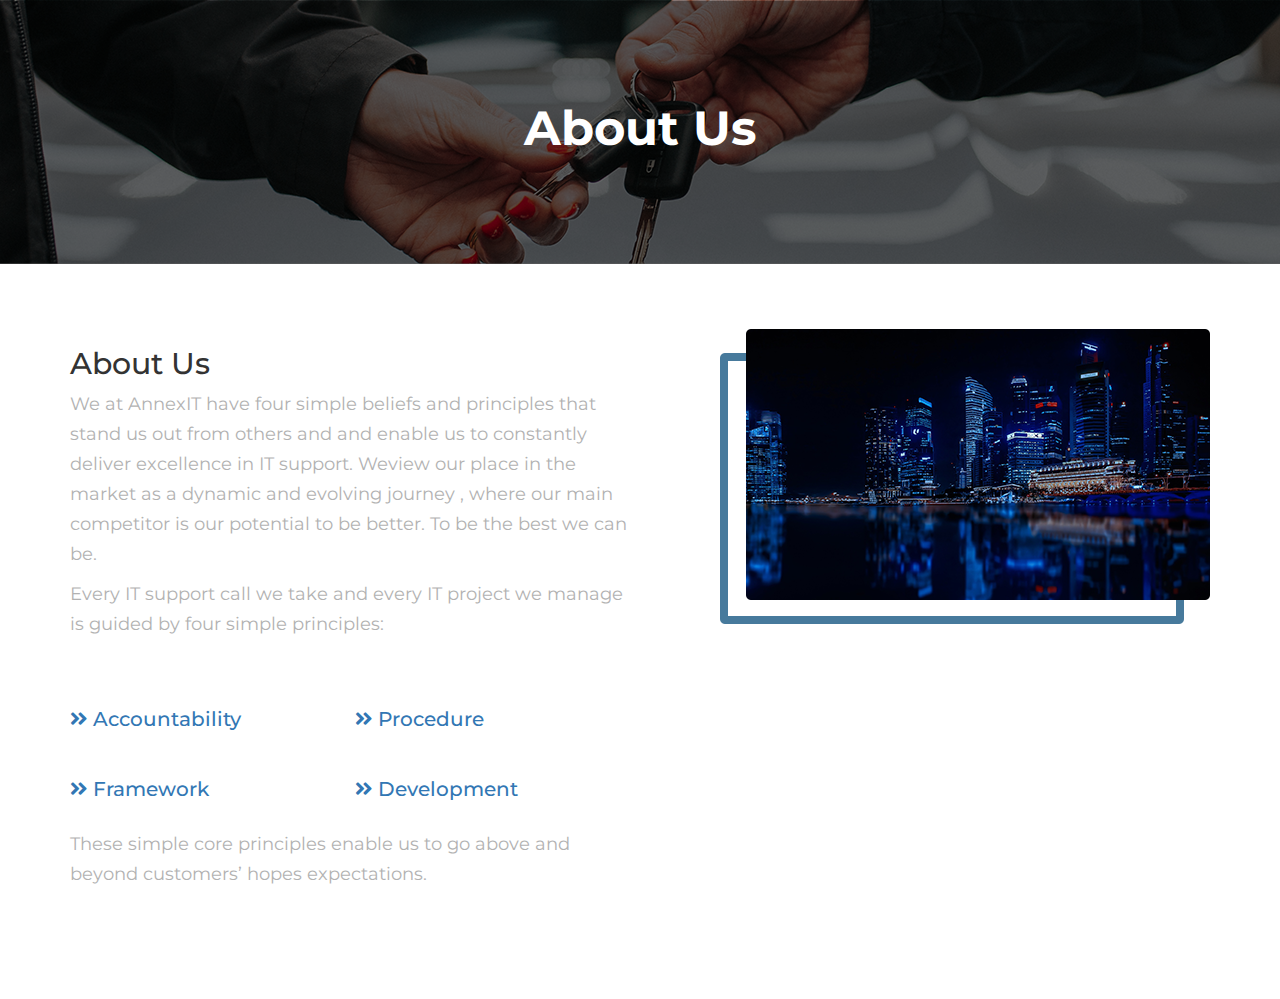
<file: about.html>
<!DOCTYPE html>
<html lang="en">
<head>
    <meta charset="UTF-8">
    <title>Annex Technology</title>
    <meta http-equiv="Content-Type" content="text/html; charset=utf-8">
    <meta http-equiv="X-UA-Compatible" content="IE=edge">
    <meta name="viewport" content="width=device-width, initial-scale=1">
</head>
<link rel="stylesheet" href="css/bootstrap.css">
<link rel="stylesheet" href="css/bootstrap-theme.css">
<link rel="stylesheet" href="css/custom-stylesheets/styles.css">
<link rel="stylesheet" href="css/custom-stylesheets/about.css">
<link rel="stylesheet" href="css/fontawesome-all.css">
<body>


<!--Main Section-->
<div class="container-fluid no-padding">
    <header class="about-us-upper">
        <div class="container">
            <h2 class="about-us-upper-heading">About Us</h2>
        </div>
    </header>
</div>

<div class="container middle-section-margin">
    <div class="col-md-6 col-lg-6 col-sm-12 col-xs-12 no-padding">
        <h3 class="about-us-middle-heading">About Us</h3>
        <p class="about-us-middle-text">
            We at AnnexIT have four simple beliefs and principles that stand us out from others and and enable us to
            constantly deliver excellence in IT support. Weview our place in the market as a dynamic and evolving
            journey , where our main competitor is our potential to be better. To be the best we can be.
        </p>
        <p class="about-us-middle-text margin-50-bottom">
            Every IT support call we take and every IT project we manage is guided by four simple principles:
        </p>

        <div class="col-md-6 col-lg-6 col-sm-12 col-xs-12 no-padding">
            <p class="about-us-principals-text">
                <span class="fas fa-angle-double-right"></span>
                <span>Accountability</span>
            </p>

            <p class="about-us-principals-text">
                <span class="fas fa-angle-double-right"></span>
                <span>Framework</span>
            </p>
        </div>

        <div class="col-md-6 col-lg-6 col-sm-12 col-xs-12 no-padding">
            <p class="about-us-principals-text">
                <span class="fas fa-angle-double-right"></span>
                <span>Procedure</span>
            </p>

            <p class="about-us-principals-text">
                <span class="fas fa-angle-double-right"></span>
                <span>Development</span>
            </p>
        </div>

        <p class="about-us-middle-text margin-50-top">
            These simple core principles enable us to go above and beyond customers’ hopes expectations.
        </p>

    </div>

    <div class="col-md-6 col-lg-6 col-sm-12 col-xs-12 no-padding">
        <img src="img/about/right-image.png" class="img-responsive image-right-section">
    </div>

</div>

<!--Main Section End-->
<section>

</section>
<footer>

</footer>

</body>
</html>
</file>
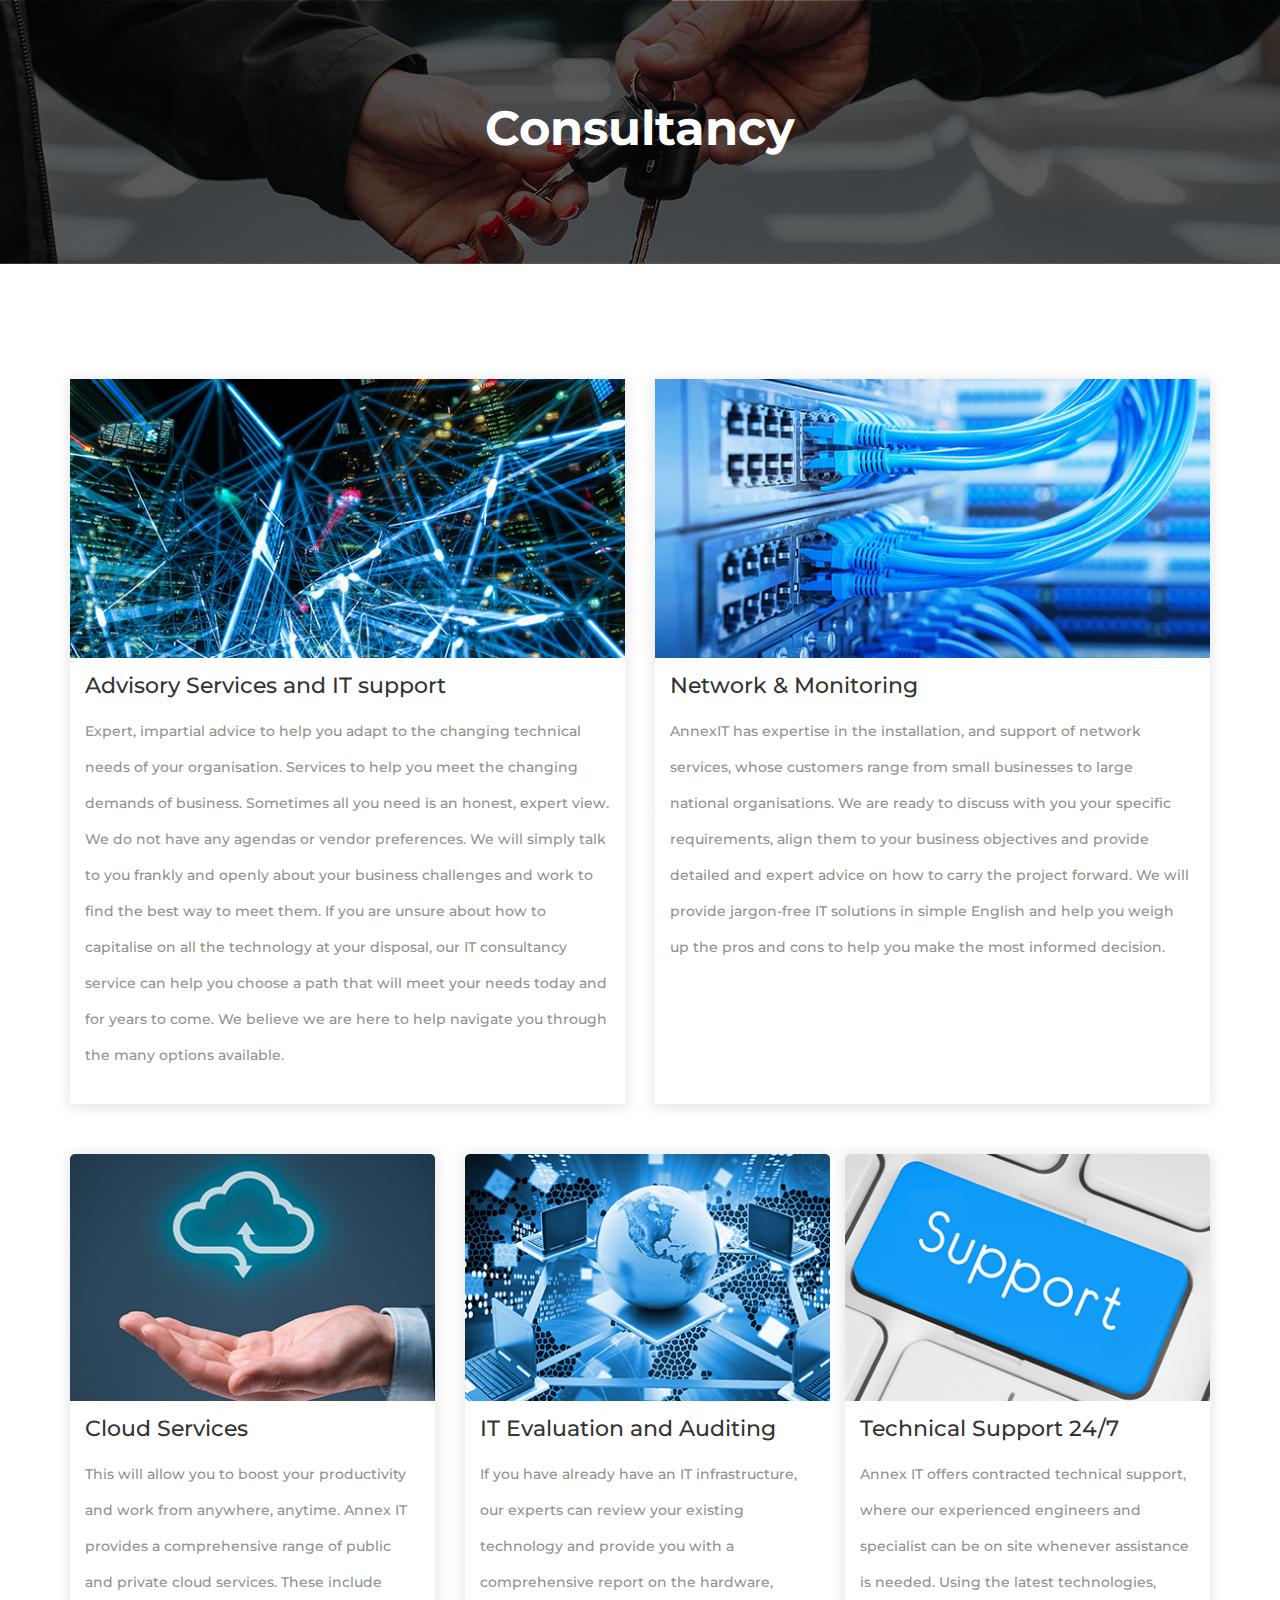
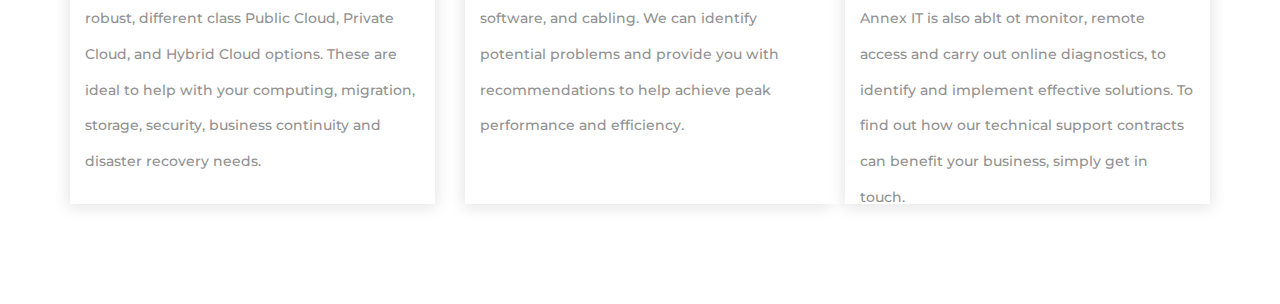
<file: consultancy.html>
<!DOCTYPE html>
<html lang="en">

<head>
    <meta charset="UTF-8">
    <title>Annex Technology</title>
    <meta http-equiv="Content-Type" content="text/html; charset=utf-8">
    <meta http-equiv="X-UA-Compatible" content="IE=edge">
    <meta name="viewport" content="width=device-width, initial-scale=1">
</head>
<link rel="stylesheet" href="css/bootstrap.css">
<link rel="stylesheet" href="css/bootstrap-theme.css">
<link rel="stylesheet" href="css/custom-stylesheets/styles.css">
<link rel="stylesheet" href="css/custom-stylesheets/consultancy.css">
<link rel="stylesheet" href="css/fontawesome-all.css">


<body class="">


<div class="container-fluid no-padding">
    <header class="consultancy-upper">
        <div class="container">
            <h2 class="consultancy-upper-heading">Consultancy</h2>
        </div>
    </header>
</div>

<div class="container middle-section-margin ">

    <div class="col-md-12 col-lg-12 col-xs-12 col-sm-12 no-padding margin-50-top">

        <div class="col-md-6 col-lg-6 col-sm-12 col-xs-12 remove-left-gutter-only consultancy-section">
            <div class="col-md-12 col-lg-12 col-xs-12 col-sm-12 mulaim-border">
                <img src="img/consultancy/image-1.png" class="img-responsive" alt="consultancy credentials">
                <h6 class="consultancy-section-heading">Advisory Services and IT support</h6>
                <p class="consultancy-section-text">Expert, impartial advice to help you adapt to the changing technical
                    needs of your organisation. Services to help you meet the changing demands of business. Sometimes
                    all you need is an honest, expert view. We do not have any agendas or vendor preferences. We will
                    simply talk to you frankly and openly about your business challenges and work to find the best way
                    to meet them. If you are unsure about how to capitalise on all the technology at your disposal, our
                    IT consultancy service can help you choose a path that will meet your needs today and for years to
                    come. We believe we are here to help navigate you through the many options available.</p>
            </div>
        </div>
        <div class="col-md-6 col-lg-6 col-sm-12 col-xs-12 remove-right-gutter-only consultancy-section">
            <div class="col-md-12 col-lg-12 col-xs-12 col-sm-12 mulaim-border">
                <img src="img/consultancy/image-2.png" class="img-responsive" alt="consultancy credentials">
                <h6 class="consultancy-section-heading">Network & Monitoring</h6>
                <p class="consultancy-section-text">AnnexIT has expertise in the installation, and support of network
                    services, whose customers range from small businesses to large national organisations. We are ready
                    to discuss with you your specific requirements, align them to your business objectives and provide
                    detailed and expert advice on how to carry the project forward. We will provide jargon-free IT
                    solutions in simple English and help you weigh up the pros and cons to help you make the most
                    informed decision.
                </p>
            </div>
        </div>

    </div>

    <div class="col-md-12 col-lg-12 col-xs-12 col-sm-12 no-padding margin-50-top">

        <div class="col-md-4 col-lg-4 col-sm-12 col-xs-12 remove-left-gutter-only consultancy-section-2">
            <div class="col-md-12 col-lg-12 col-xs-12 col-sm-12 mulaim-border">
                <img src="img/consultancy/image-3.png" class="img-responsive" alt="consultancy credentials">
                <h6 class="consultancy-section-heading">Cloud Services</h6>
                <p class="consultancy-section-text">This will allow you to boost your productivity and work from
                    anywhere, anytime. Annex IT provides a comprehensive range of public and private cloud services.
                    These include robust, different class Public Cloud, Private Cloud, and Hybrid Cloud options. These
                    are ideal to help with your computing, migration, storage, security, business continuity and
                    disaster recovery needs.</p>
            </div>
        </div>
        <div class="col-md-4 col-lg-4 col-sm-12 col-xs-12 remove-right-gutter-only consultancy-section-2">
            <div class="col-md-12 col-lg-12 col-xs-12 col-sm-12 mulaim-border">
                <img src="img/consultancy/image-4.png" class="img-responsive" alt="consultancy credentials">
                <h6 class="consultancy-section-heading">IT Evaluation and Auditing</h6>
                <p class="consultancy-section-text">If you have already have an IT infrastructure, our experts can
                    review your existing technology and provide you with a comprehensive report on the hardware,
                    software, and cabling. We can identify potential problems and provide you with recommendations to
                    help achieve peak performance and efficiency.</p>
            </div>
        </div>

        <div class="col-md-4 col-lg-4 col-sm-12 col-xs-12 remove-right-gutter-only consultancy-section-2">
            <div class="col-md-12 col-lg-12 col-xs-12 col-sm-12 mulaim-border">
                <img src="img/consultancy/image-5.png" class="img-responsive" alt="consultancy credentials">
                <h6 class="consultancy-section-heading">Technical Support 24/7</h6>
                <p class="consultancy-section-text">Annex IT offers contracted technical support, where our experienced
                    engineers and specialist can be on site whenever assistance is needed. Using the latest
                    technologies, Annex IT is also ablt ot monitor, remote access and carry out online diagnostics, to
                    identify and implement effective solutions. To find out how our technical support contracts can
                    benefit your business, simply get in touch.</p>
            </div>
        </div>

    </div>

</div>


<footer>

</footer>

<script src="js/jquery-3.3.1.min.js"></script>
<script src="js/bootstrap.js"></script>

</body>

</html>
</file>
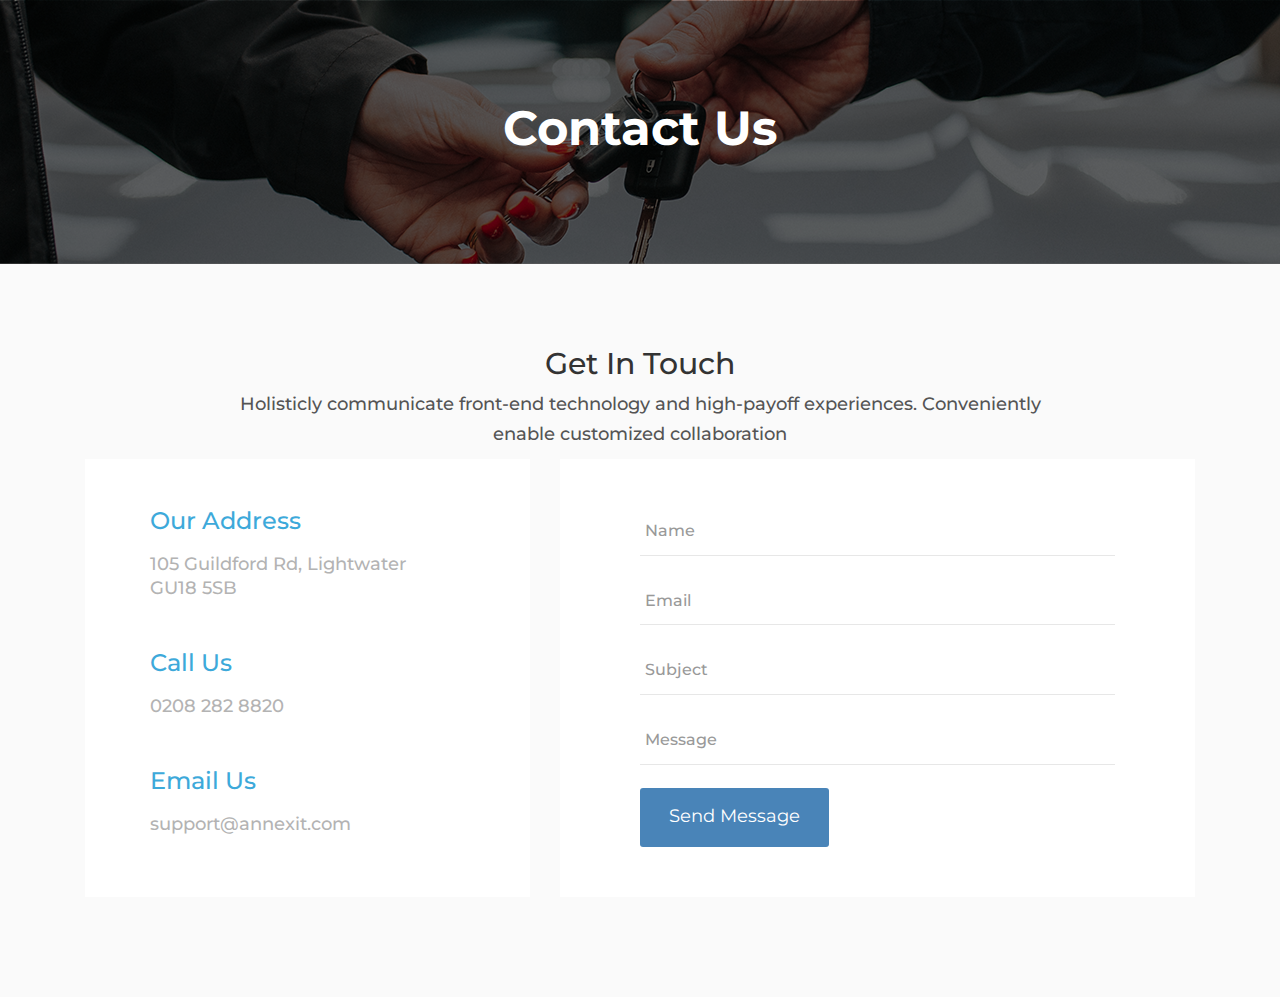
<file: contact.html>
<!DOCTYPE html>
<html lang="en">
<head>
    <meta charset="UTF-8">
    <title>Annex Technology</title>
    <meta http-equiv="Content-Type" content="text/html; charset=utf-8">
    <meta http-equiv="X-UA-Compatible" content="IE=edge">
    <meta name="viewport" content="width=device-width, initial-scale=1">
</head>
<link rel="stylesheet" href="css/bootstrap.css">
<link rel="stylesheet" href="css/bootstrap-theme.css">
<link rel="stylesheet" href="css/custom-stylesheets/styles.css">
<link rel="stylesheet" href="css/custom-stylesheets/contact.css">
<link rel="stylesheet" href="css/fontawesome-all.css">
<body class="slight-white-background">


<!--Main Section-->
<div class="container-fluid no-padding">
    <header class="contact-us-upper">
        <div class="container">
            <h2 class="contact-us-upper-heading">Contact Us</h2>
        </div>
    </header>
</div>

<div class="container middle-section-margin ">

    <div class="no-padding col-md-12 col-lg-12 col-sm-12">
        <h3 class="get-in-touch-heading">Get In Touch</h3>
        <p class="get-in-touch-heading-text">Holisticly communicate front-end technology and high-payoff experiences.
            Conveniently <br>enable customized collaboration</p>
    </div>

    <div class="col-md-12 col-lg-12 col-sm-12 col-xs-12 no-padding">

        <!--Left Section-->
        <div class="col-md-5 col-lg-5 col-xs-12 col-sm-12">
            <div class="col-md-12 col-lg-12 col-sm-12 col-xs-12 white-background left-section-padder">
                <div class="col-md-offset-1 col-lg-offset-1 col-md-10 col-lg-10 col-sm-12 col-xs-12">
                    <p class="left-section-heading-styling">
                        Our Address
                    </p>

                    <p class="left-section-heading-text margin-20-top">
                        105 Guildford Rd, Lightwater
                        <br> GU18 5SB
                    </p>

                    <p class="left-section-heading-styling margin-50-top">
                        Call Us
                    </p>

                    <p class="left-section-heading-text margin-20-top">
                        0208 282 8820
                    </p>

                    <p class="left-section-heading-styling margin-50-top">
                        Email Us
                    </p>

                    <p class="left-section-heading-text margin-20-top">
                        <a href="mailto:support@annexit.com" target="_top" class="left-section-heading-text">support@annexit.com</a>
                    </p>

                </div>
            </div>
        </div>


        <!--Right Section-->
        <div class="col-md-7 col-lg-7 col-xs-12 col-sm-12">

            <div class="col-md-12 col-lg-12 col-sm-12 col-xs-12 white-background right-section-padder">

                <div class="col-md-offset-1 col-lg-offset-1 col-md-10 col-lg-10 col-sm-12 col-xs-12">

                    <form>
                        <div class="group">
                            <input maxlength="25" type="text" class="material-styled-input" required id="name">
                            <span class="highlight"></span>
                            <span class="bar"></span>
                            <label class="material-styled-label">Name</label>
                        </div>

                        <div class="group">
                            <input type="email" class="material-styled-input" required id="email">
                            <span class="highlight"></span>
                            <span class="bar"></span>
                            <label class="material-styled-label">Email</label>
                        </div>

                        <div class="group">
                            <input maxlength="25" type="text" class="material-styled-input" required id="subject">
                            <span class="highlight"></span>
                            <span class="bar"></span>
                            <label class="material-styled-label">Subject</label>
                        </div>

                        <div class="group">
                            <input maxlength="250" type="text" class="material-styled-input" required id="message">
                            <span class="highlight"></span>
                            <span class="bar"></span>
                            <label class="material-styled-label">Message</label>
                        </div>

                        <button type="submit" class="btn-send-message">Send Message</button>
                    </form>


                </div>

            </div>
        </div>
    </div>

</div>

<!--Main Section End-->
<section>

</section>
<footer>

</footer>

</body>
</html>
</file>
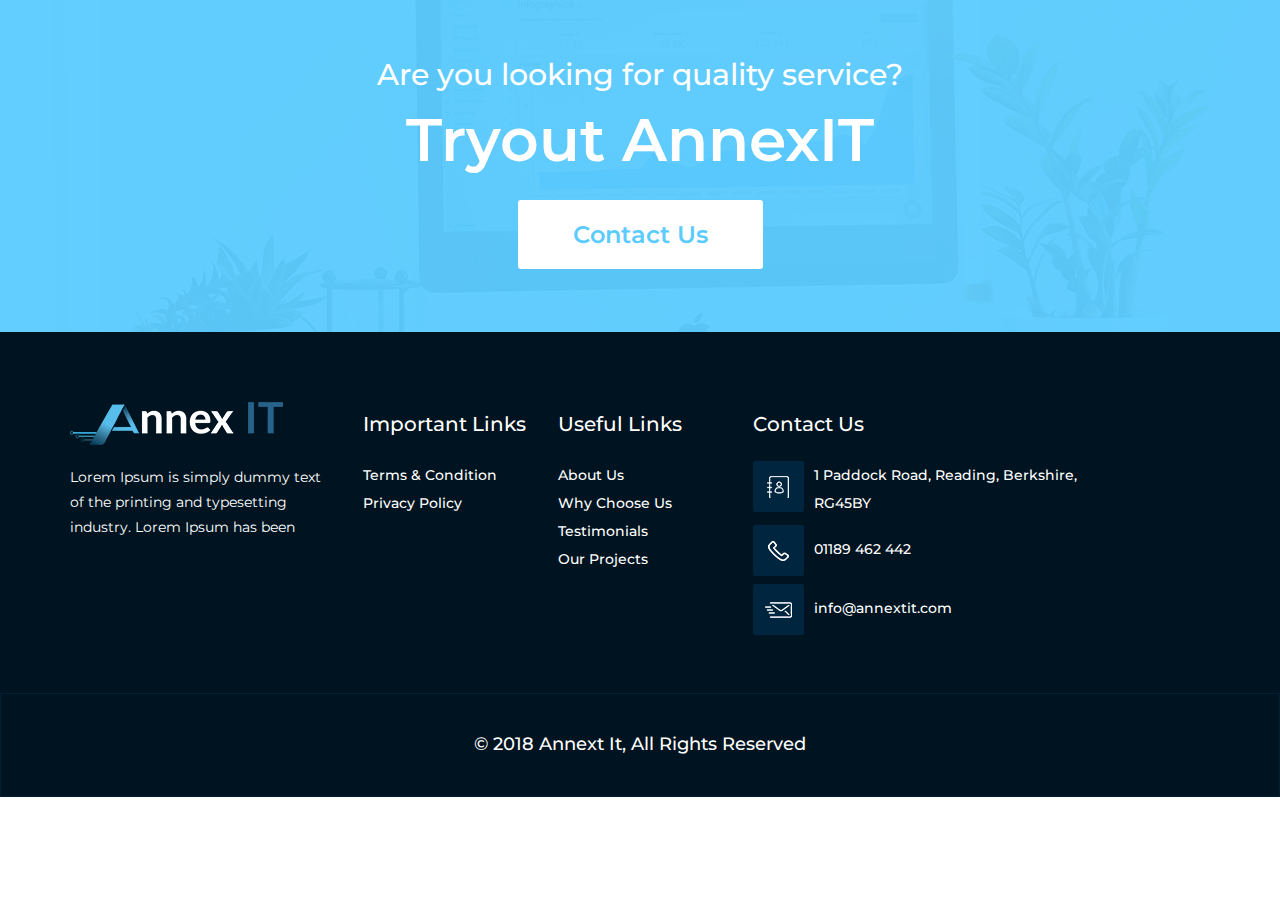
<file: footer.html>
<!DOCTYPE html>
<html lang="en">

<head>
    <meta charset="UTF-8">
    <title>Annex Technology</title>
    <meta http-equiv="Content-Type" content="text/html; charset=utf-8">
    <meta http-equiv="X-UA-Compatible" content="IE=edge">
    <meta name="viewport" content="width=device-width, initial-scale=1">
</head>
<link rel="stylesheet" href="css/bootstrap.css">
<link rel="stylesheet" href="css/bootstrap-theme.css">
<link rel="stylesheet" href="css/custom-stylesheets/styles.css">
<link rel="stylesheet" href="css/fontawesome-all.css">


<body class="">


<section class="section-footer-background">

    <div class="no-padding container">
        <p class="section-footer-upper-heading margin-50-top">Are you looking for quality service?</p>
        <h5 class="section-footer-heading">Tryout AnnexIT</h5>
        <a href="#" class="center-anything contact-us-footer-button margin-30-top">Contact Us</a>
    </div>

</section>

<footer class="annex-footer">
    <div class="container no-padding padding-50-bottom">

        <div class="col-md-3 col-lg-3 col-sm-6 col-xs-12">
            <div class="">
                <img src="img/annex-logo-2.png">
            </div>
            <div class="text-styling margin-20-top">
                Lorem Ipsum is simply dummy text of the printing and typesetting industry. Lorem Ipsum has been
            </div>
        </div>


        <div class="col-md-2 col-lg-2 col-sm-6 col-xs-12">
            <h6 class="text-heading">Important Links</h6>
            <div class="col-md-12 col-lg-12 col-xs-12 col-sm-12 following-links">
                <div class="col-md-12 col-lg-12 col-xs-12 col-sm-12 no-padding">
                    <a href="#" class="text-styling hyperlinks">Terms & Condition</a>
                </div>
                <div class="col-md-12 col-lg-12 col-xs-12 col-sm-12 no-padding">
                    <a href="#" class="text-styling hyperlinks">Privacy Policy</a>
                </div>
            </div>
        </div>

        <div class="col-md-2 col-lg-2 col-sm-6 col-xs-12">
            <h6 class="text-heading">Useful Links</h6>
            <div class="col-md-12 col-lg-12 col-xs-12 col-sm-12 following-links">
                <div class="col-md-12 col-lg-12 col-xs-12 col-sm-12 no-padding">
                    <a href="about.html" class="text-styling hyperlinks">About Us</a>
                </div>
                <div class="col-md-12 col-lg-12 col-xs-12 col-sm-12 no-padding">
                    <a href="#" class="text-styling hyperlinks">Why Choose Us</a>
                </div>
                <div class="col-md-12 col-lg-12 col-xs-12 col-sm-12 no-padding">
                    <a href="#" class="text-styling hyperlinks">Testimonials</a>
                </div>
                <div class="col-md-12 col-lg-12 col-xs-12 col-sm-12 no-padding">
                    <a href="#" class="text-styling hyperlinks">Our Projects</a>
                </div>
            </div>
        </div>

        <div class="col-md-4 col-lg-4 col-sm-6 col-xs-12">
            <h6 class="text-heading">Contact Us</h6>
            <div class="col-md-12 col-lg-12 col-xs-12 col-sm-12 following-links">
                <div class="col-md-12 col-lg-12 col-xs-12 col-sm-12 no-padding link-padder">
                    <span class="icon-block-1 pull-left"></span> <span class="text-styling hyperlinks">1 Paddock Road, Reading, Berkshire,
                    RG45BY</span>
                </div>
                <div class="col-md-12 col-lg-12 col-xs-12 col-sm-12 no-padding link-padder">
                    <span class="icon-block-2 pull-left"></span> <a href="tel:01189 462 442"
                                                                    class="text-styling hyperlinks position-of-content">01189
                    462 442</a>
                </div>
                <div class="col-md-12 col-lg-12 col-xs-12 col-sm-12 no-padding link-padder">
                    <span class="icon-block-3 pull-left"></span> <a
                        href="mailto:info@annextit.com?Subject=Inquire%20about%20Annex" target="_top"
                        class="text-styling hyperlinks position-of-content">info@annextit.com</a>
                </div>

            </div>
        </div>
    </div>
    <div class="container-fluid no-padding border-top-styling copyright-section">
        <div class="container no-padding">
            <div class="text-center copyright-section">
                &#169; 2018 Annext It, All Rights Reserved
            </div>
        </div>
    </div>
</footer>

<script src="js/jquery-3.3.1.min.js"></script>
<script src="js/bootstrap.js"></script>

</body>

</html>
</file>
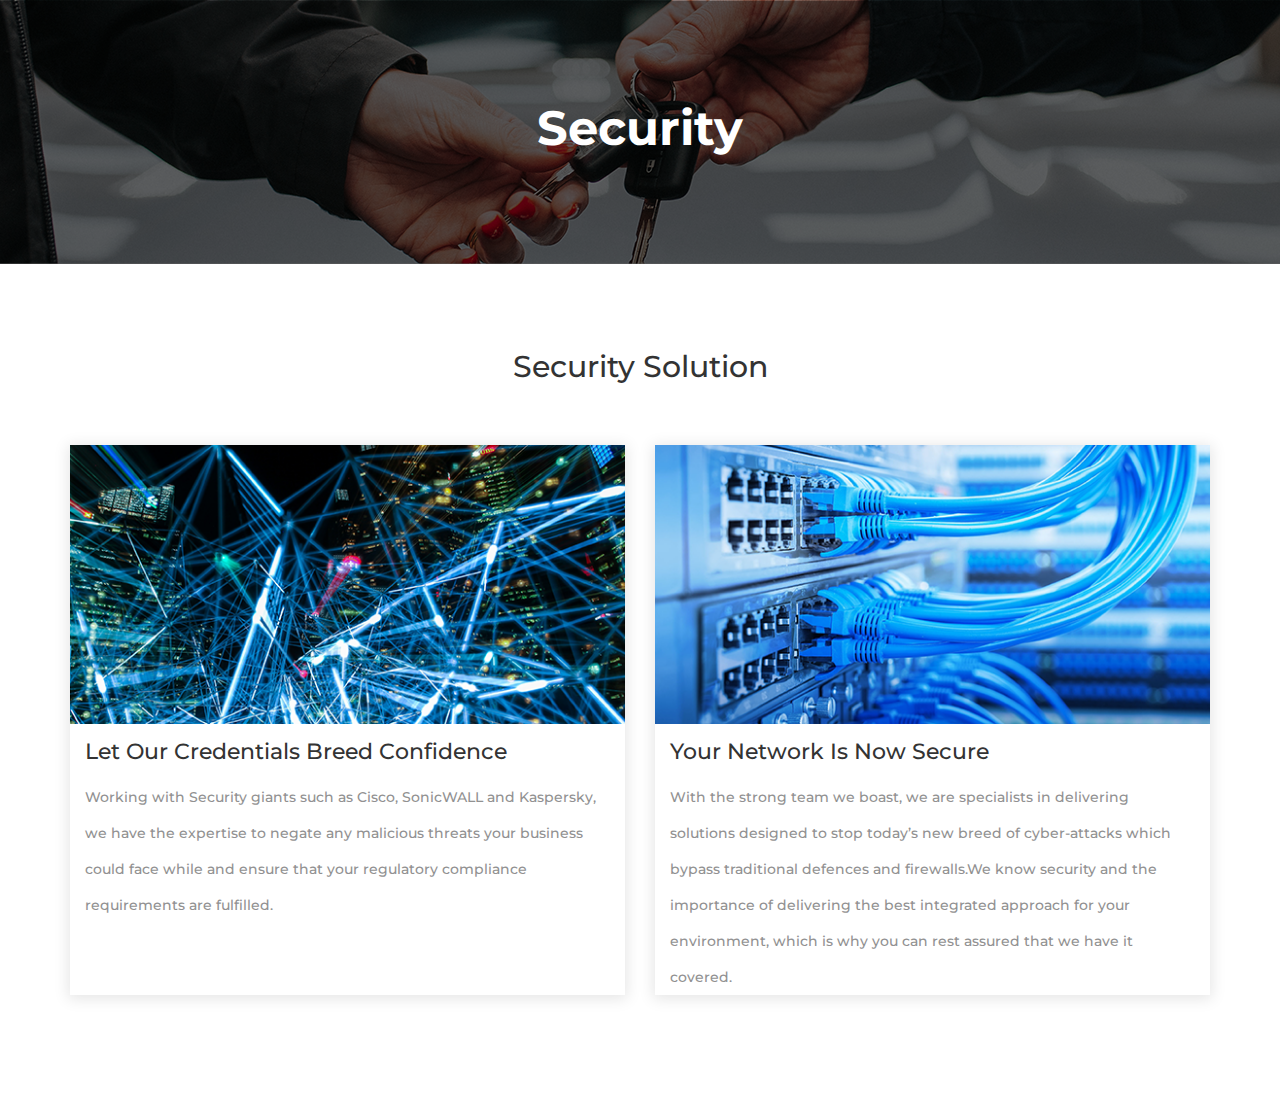
<file: security.html>
<!DOCTYPE html>
<html lang="en">

<head>
    <meta charset="UTF-8">
    <title>Annex Technology</title>
    <meta http-equiv="Content-Type" content="text/html; charset=utf-8">
    <meta http-equiv="X-UA-Compatible" content="IE=edge">
    <meta name="viewport" content="width=device-width, initial-scale=1">
</head>
<link rel="stylesheet" href="css/bootstrap.css">
<link rel="stylesheet" href="css/bootstrap-theme.css">
<link rel="stylesheet" href="css/custom-stylesheets/styles.css">
<link rel="stylesheet" href="css/custom-stylesheets/security.css">
<link rel="stylesheet" href="css/fontawesome-all.css">


<body class="">


<div class="container-fluid no-padding">
    <header class="security-upper">
        <div class="container">
            <h2 class="security-upper-heading">Security</h2>
        </div>
    </header>
</div>

<div class="container middle-section-margin ">

    <div class="no-padding col-md-12 col-lg-12 col-sm-12">
        <h3 class="security-solution-heading">Security Solution</h3>
    </div>

    <div class="col-md-12 col-lg-12 col-xs-12 col-sm-12 no-padding margin-50-top">

        <div class="col-md-6 col-lg-6 col-sm-12 col-xs-12 remove-left-gutter-only security-section">
            <div class="col-md-12 col-lg-12 col-xs-12 col-sm-12 mulaim-border">
                <img src="img/security/image-1.png" class="img-responsive" alt="security credentials">
                <h6 class="security-section-heading">Let Our Credentials Breed Confidence</h6>
                <p class="security-section-text">Working with Security giants such as Cisco, SonicWALL and Kaspersky, we
                    have the expertise to negate any malicious threats your business could face while and ensure that
                    your regulatory compliance requirements are fulfilled.</p>
            </div>
        </div>
        <div class="col-md-6 col-lg-6 col-sm-12 col-xs-12 remove-right-gutter-only security-section">
            <div class="col-md-12 col-lg-12 col-xs-12 col-sm-12 mulaim-border">
                <img src="img/security/image-2.png" class="img-responsive" alt="security credentials">
                <h6 class="security-section-heading">Your Network Is Now Secure</h6>
                <p class="security-section-text">With the strong team we boast, we are specialists in delivering
                    solutions designed to stop today’s new breed of cyber-attacks which bypass traditional defences and
                    firewalls.We know security and the importance of delivering the best integrated approach for your
                    environment, which is why you can rest assured that we have it covered.</p>
            </div>
        </div>

    </div>

</div>


<footer>

</footer>

<script src="js/jquery-3.3.1.min.js"></script>
<script src="js/bootstrap.js"></script>

</body>

</html>
</file>
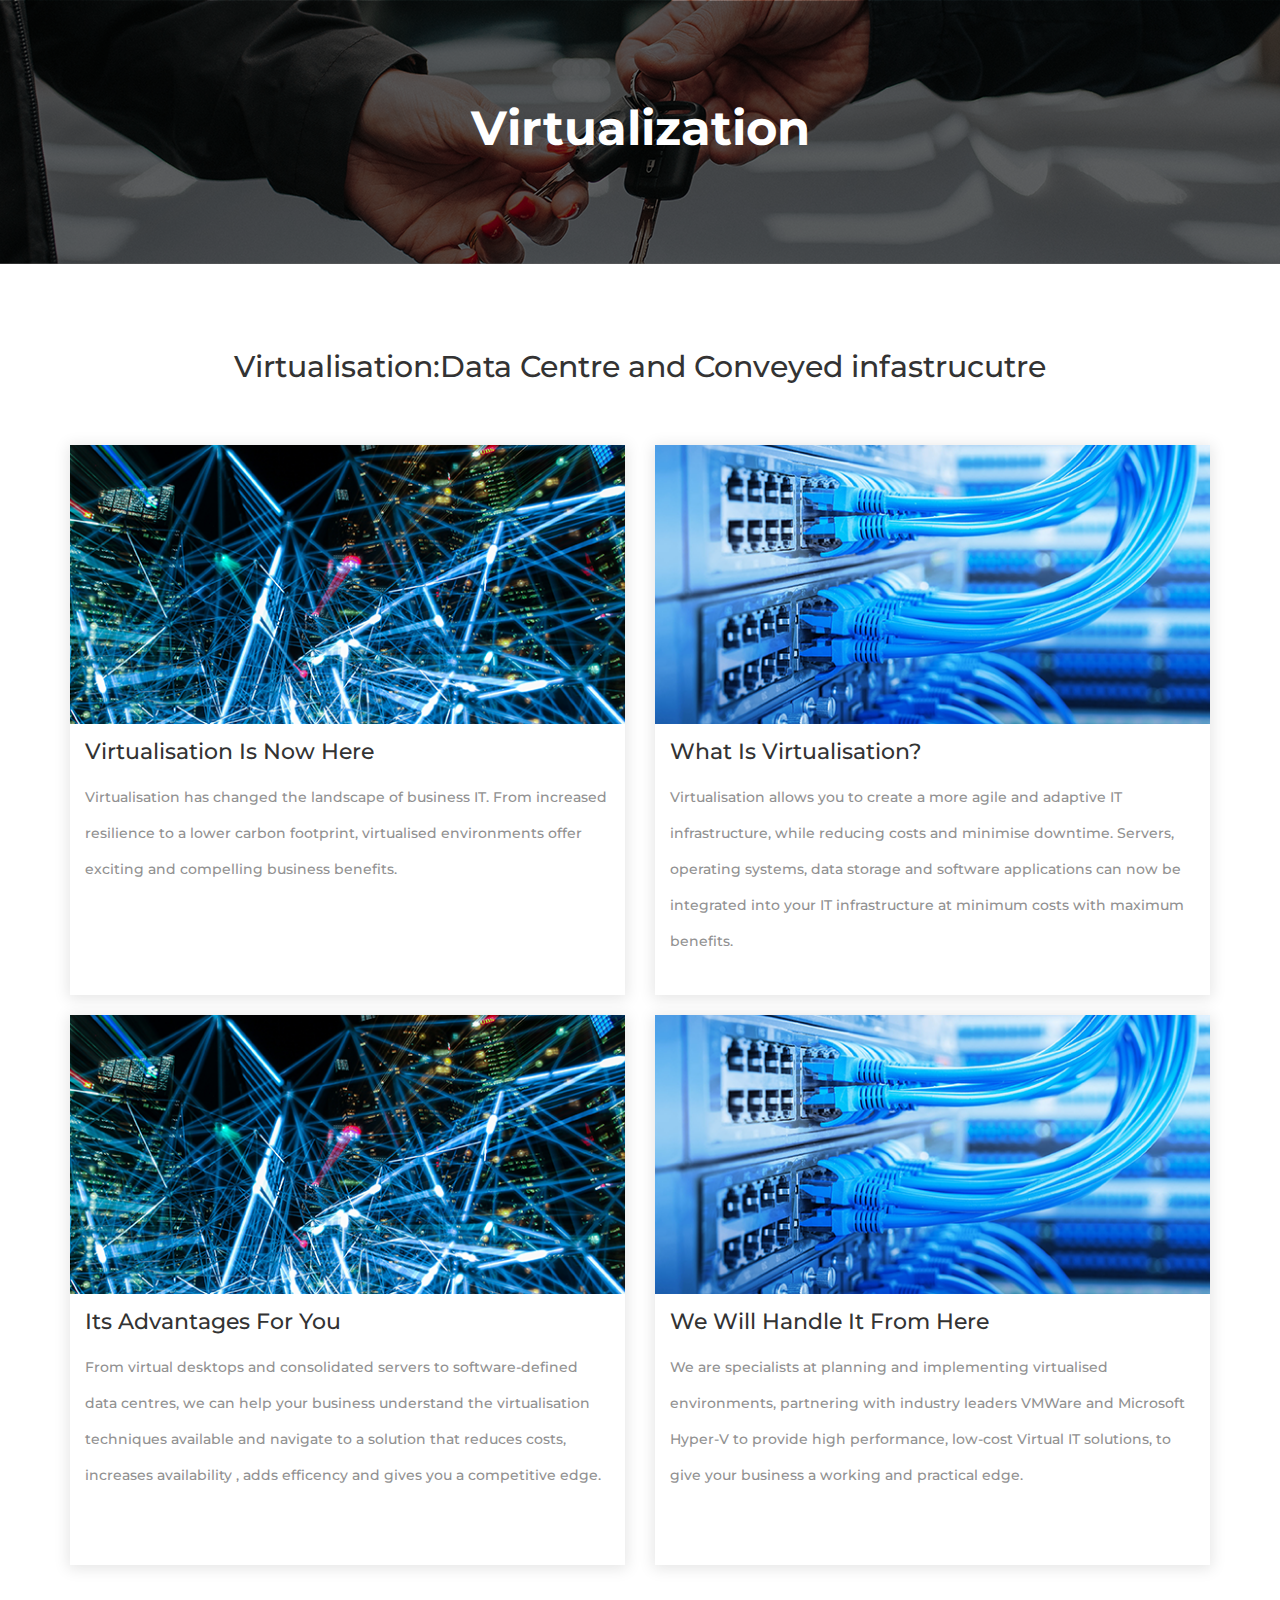
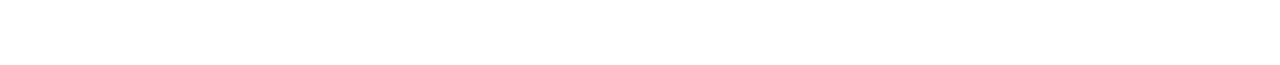
<file: virtualization.html>
<!DOCTYPE html>
<html lang="en">

<head>
    <meta charset="UTF-8">
    <title>Annex Technology</title>
    <meta http-equiv="Content-Type" content="text/html; charset=utf-8">
    <meta http-equiv="X-UA-Compatible" content="IE=edge">
    <meta name="viewport" content="width=device-width, initial-scale=1">
</head>
<link rel="stylesheet" href="css/bootstrap.css">
<link rel="stylesheet" href="css/bootstrap-theme.css">
<link rel="stylesheet" href="css/custom-stylesheets/styles.css">
<link rel="stylesheet" href="css/custom-stylesheets/virtualization.css">
<link rel="stylesheet" href="css/fontawesome-all.css">


<body class="">


<div class="container-fluid no-padding">
    <header class="virtualization-upper">
        <div class="container">
            <h2 class="virtualization-upper-heading">virtualization</h2>
        </div>
    </header>
</div>

<div class="container middle-section-margin ">

    <div class="no-padding col-md-12 col-lg-12 col-sm-12">
        <h3 class="virtualization-solution-heading">Virtualisation:Data Centre and Conveyed infastrucutre</h3>
    </div>

    <div class="col-md-12 col-lg-12 col-xs-12 col-sm-12 no-padding margin-50-top">

        <div class="col-md-6 col-lg-6 col-sm-12 col-xs-12 remove-left-gutter-only virtualization-section">
            <div class="col-md-12 col-lg-12 col-xs-12 col-sm-12 mulaim-border">
                <img src="img/virtualization/image-1.png" class="img-responsive" alt="virtualization credentials">
                <h6 class="virtualization-section-heading">Virtualisation Is Now Here</h6>
                <p class="virtualization-section-text">Virtualisation has changed the landscape of business IT. From
                    increased resilience to a lower carbon footprint, virtualised environments offer exciting and
                    compelling business benefits.</p>
            </div>
        </div>
        <div class="col-md-6 col-lg-6 col-sm-12 col-xs-12 remove-right-gutter-only virtualization-section">
            <div class="col-md-12 col-lg-12 col-xs-12 col-sm-12 mulaim-border">
                <img src="img/virtualization/image-2.png" class="img-responsive" alt="virtualization credentials">
                <h6 class="virtualization-section-heading">What Is Virtualisation?</h6>
                <p class="virtualization-section-text">Virtualisation allows you to create a more agile and adaptive IT
                    infrastructure, while reducing costs and minimise downtime. Servers, operating systems, data storage
                    and software applications can now be integrated into your IT infrastructure at minimum costs with
                    maximum benefits.</p>
            </div>
        </div>

    </div>

    <div class="col-md-12 col-lg-12 col-xs-12 col-sm-12 no-padding margin-20-top">

        <div class="col-md-6 col-lg-6 col-sm-12 col-xs-12 remove-left-gutter-only virtualization-section">
            <div class="col-md-12 col-lg-12 col-xs-12 col-sm-12 mulaim-border">
                <img src="img/virtualization/image-1.png" class="img-responsive" alt="virtualization credentials">
                <h6 class="virtualization-section-heading">Its Advantages For You</h6>
                <p class="virtualization-section-text">From virtual desktops and consolidated servers to
                    software-defined data centres, we can help your business understand the virtualisation techniques
                    available and navigate to a solution that reduces costs, increases availability , adds efficency and
                    gives you a competitive edge.</p>
            </div>
        </div>
        <div class="col-md-6 col-lg-6 col-sm-12 col-xs-12 remove-right-gutter-only virtualization-section">
            <div class="col-md-12 col-lg-12 col-xs-12 col-sm-12 mulaim-border">
                <img src="img/virtualization/image-2.png" class="img-responsive" alt="virtualization credentials">
                <h6 class="virtualization-section-heading">We Will Handle It From Here</h6>
                <p class="virtualization-section-text">We are specialists at planning and implementing virtualised
                    environments, partnering with industry leaders VMWare and Microsoft Hyper-V to provide high
                    performance, low-cost Virtual IT solutions, to give your business a working and practical edge.</p>
            </div>
        </div>

    </div>

</div>


<footer>

</footer>

<script src="js/jquery-3.3.1.min.js"></script>
<script src="js/bootstrap.js"></script>

</body>

</html>
</file>
<file: css/custom-stylesheets/styles.css>
@import url('https://fonts.googleapis.com/css?family=Montserrat:300,400,500,500i,700');

body {
    font-family: 'Montserrat', sans-serif;
}

.no-padding {
    padding-left: 0px;
    padding-right: 0px;
}

.center-anything {
    display: table;
    margin: 0 auto;
}

.white {
    color: #ffffff !important;
}

.margin-50-top {
    margin-top: 50px;
}

.margin-50-bottom {
    margin-bottom: 50px;
}

.remove-left-gutter-only {
    padding-left: 0px;
    padding-right: 15px;
}

.remove-right-gutter-only {
    padding-left: 15px;
    padding-right: 0px;
}

.padding-50-bottom {
    padding-bottom: 50px;
}

.margin-20-top {
    margin-top: 20px;
}

.margin-30-top {
    margin-top: 30px;
}

.section-footer-background {
    background: url("../../img/footer-background.png");
    width: 100%;
    height: 332px;
    background-position: center center;
    background-repeat: no-repeat;
    background-size: cover;
}

.section-footer-upper-heading {
    font-size: 30px;
    color: rgb(255, 255, 255);
    line-height: 1.65;
    text-align: center;
    font-weight: 500;
}

.section-footer-heading {
    font-size: 60px;
    color: rgb(255, 255, 255);
    line-height: 1;
    text-align: center;
    font-weight: 600;
}

.contact-us-footer-button {
    border-radius: 3px;
    background-color: rgb(255, 255, 255);
    width: 245px;
    height: 69px;
    font-size: 24px;
    color: rgb(92, 204, 255);
    font-weight: 600;
    text-align: center;
    text-decoration: none;
    padding-top: 18px;
}

.contact-us-footer-button:hover, .contact-us-footer-button:focus {
    opacity: 0.8;
    text-decoration: none;
}

footer.annex-footer {
    background-color: #001320;
    padding-top: 70px;
    /* padding-bottom: 50px; */
}

footer .text-styling {
    font-size: 14px;
    color: rgb(255, 255, 255);
    line-height: 1.784;
    text-align: left;
    font-weight: 400;
    clear: both;
    text-decoration: none;
}

footer .text-styling.hyperlinks {
    line-height: 2;
    font-weight: 500;
}

footer .text-styling.hyperlinks:hover {
    text-decoration: underline;
}

footer .text-heading {
    font-size: 20px;
    color: rgb(255, 255, 255);
    line-height: 1.2;
    text-transform: capitalize;
}

.copyright-section {
    background-color: #001320;
    padding-top: 20px;
    padding-bottom: 20px;
}

.border-top-styling {
    border-width: 1px;
    border-color: rgb(0, 32, 53);
    border-style: solid;
}

.following-links {
    padding-left: 0px;
    padding-right: 0px;
    margin-top: 15px;
}

.icon-block-1 {
    border-radius: 2px;
    width: 51px;
    height: 51px;
    background: url(../../img/address-image.png) no-repeat center center #00253E;
    margin-right: 10px;
}

.icon-block-2 {
    border-radius: 2px;
    width: 51px;
    height: 51px;
    background: url(../../img/telephone-image.png) no-repeat center center #00253E;
    margin-right: 10px;
}

.icon-block-3 {
    border-radius: 2px;
    width: 51px;
    height: 51px;
    background: url(../../img/message-icon.png) no-repeat center center #00253E;
    margin-right: 10px;
}

.icon-block-1:hover {
    border-radius: 2px;
    width: 51px;
    height: 51px;
    opacity: 0.8;
    background: url(../../img/address-image.png) no-repeat center center #00253E;
    margin-right: 10px;
}

.icon-block-2:hover {
    border-radius: 2px;
    width: 51px;
    height: 51px;
    background: url(../../img/telephone-image.png) no-repeat center center #00253E;
    margin-right: 10px;
    opacity: 0.8;
}

.icon-block-3:hover {
    border-radius: 2px;
    width: 51px;
    height: 51px;
    background: url(../../img/message-icon.png) no-repeat center center #00253E;
    margin-right: 10px;
    opacity: 0.8;
}

.link-padder {
    margin-bottom: 8px;
}

.position-of-content {
    position: relative;
    top: 10px;
}

.copyright-section {
    font-size: 18px;
    color: rgb(255, 255, 255);
    line-height: 1.2;
    font-weight: 500;
}

nav.navbar-default {
    background: #ffffff none repeat scroll 0 0;
}

.navbar {
    margin: 0;
    padding: 0;
}

.navbar {
    padding: 0px 0;
    transition: background 0.5s ease-in-out 0s, padding 0.5s ease-in-out 0s;
}

.top-navbar {
    background: #FFFFFF none repeat scroll 0 0;
    color: #d6d6d6;
    border-bottom: 1px solid #DDD;
    padding: 40px 0;
}

.social-media > ul {
    display: inline-block;
    list-style: outside none none;
    margin: 0 0 0 5px;
    padding: 0;
}

.social-media > ul li {
    display: inline-block;
    margin: 0 1px;
    opacity: 0.8;
    text-align: center;
}

.social-media > ul li a {
    display: inline-block;
    text-align: center;
    width: 12px;
}

.user-link {
    text-align: right;
}

.user-link a {

}

.user-link a i {
    margin-right: 10px;
}

.search-form-popup {
    background: #333333 none repeat scroll 0 0;
    display: none;
    height: 100%;
    left: 0;
    padding: 60px;
    position: fixed;
    top: 0;
    transition: all 0.5s ease 0s;
    width: 100%;
    z-index: 99;
}

.navbar-brand {
    height: auto;
}

.navbar-default .nav.navbar-nav {
    margin: 0px 0;
}

.navbar-right-telephone-text {
    font-size: 12px;
    color: rgb(84, 84, 84);
    line-height: 1.714;

}

.navbar-right-telephone-heading {
    font-size: 14px;
    color: rgb(84, 84, 84);
    line-height: 1.714;

}

.navbar-right-email-text {
    font-size: 12px;
    color: rgb(84, 84, 84);
    line-height: 1.714;
    clear: both;
    display: block;
    float: left;
}

.navbar-right-email-heading {
    font-size: 14px;
    color: rgb(84, 84, 84);
    line-height: 1.714;
    clear: both;
    display: block;
    float: left;
    margin-top: 5px;
}

.icon-block-4 {
    border-radius: 2px;
    width: 51px;
    height: 51px;
    background: url(../../img/address-image.png) no-repeat center center #3da9da;
    display: inline-block;
    margin-left: 30px;
}

.icon-block-5 {
    border-radius: 2px;
    width: 51px;
    height: 51px;
    background: url(../../img/telephone-image.png) no-repeat center center #3da9da;
    display: inline-block;
    margin-left: 30px;
}

.gap-between-navbar-field {
    margin-right: 100px;
}

.inner-navbar {
    background-color: #3da9da;
}

.navbar-default .navbar-nav > li > a {
    font-size: 17px;
    color: rgb(255, 255, 255);
    line-height: 1.2;
    text-align: center;
    font-weight: 500;
    min-width: 73px;
}

.navbar-default .navbar-nav > .active > a {
    background-color: rgb(39, 98, 138);
    z-index: 193;
    background-image: -webkit-linear-gradient(top, #27628a 0%, #27628a 100%);
    background-image: -o-linear-gradient(top, #27628a 0%, #27628a 100%);
    background-image: -webkit-gradient(linear, left top, left bottom, from(#27628a), to(#27628a));
    background-image: linear-gradient(to bottom, #27628a 0%, #27628a 100%);
    filter: progid:DXImageTransform.Microsoft.gradient(startColorstr='#ffdbdbdb', endColorstr='#ffe2e2e2', GradientType=0);
    background-repeat: repeat-x;
    color: #FFF;
}

@media (min-width: 768px) {
    .navbar-nav > li > a {
        padding-top: 25px;
        padding-left: 20px;
        padding-right: 20px;
        padding-bottom: 25px;
    }
}

.Search {
    position: relative;
    width: 100%;
    /* height: 3rem; */
    /* margin: 0px auto; */
}

.Search-box {
    float: right;
    width: 100%;
    height: 100%;
    border: 0;
    outline: 0;
    padding-left: 0.75rem;
    font-style: italic;
    -webkit-transform: translateY(-100%);
    transform: translateY(-100%);
    opacity: 0;
    transition: -webkit-transform ease 500ms;
    transition: transform ease 500ms;
    transition: transform ease 500ms, -webkit-transform ease 500ms;
}

.Search-box:focus {
    -webkit-transform: translateY(0);
    transform: translateY(0);
    opacity: 1;
}

.Search-box:focus + .Search-box-label {
    z-index: -1;
    opacity: 0;
}

.Search-box:focus ~ .Search-close {
    z-index: 3;
    opacity: 1;
}

.Search-box-label,
.Search-close {
    position: absolute;
    right: 0;
    z-index: 2;
    cursor: pointer;
    height: 100%;
    width: 3rem;
    transition: opacity ease 250ms 250ms;
}

.Search-close {
    opacity: 0;
    z-index: 0;
}

.Search-icon,
.Search-close-icon {
    position: absolute;
    top: 50%;
    left: 50%;
    -webkit-transform: translate(-50%, -50%);
    transform: translate(-50%, -50%);
    background-image: url("data:image/svg+xml;utf8,<svg viewBox='0 0 22 22' xmlns='http://www.w3.org/2000/svg' xmlns:xlink='http://www.w3.org/1999/xlink'><defs><path fill='#555' d='M15.477 13.356C16.437 11.98 17 10.306 17 8.5 17 3.806 13.194 0 8.5 0S0 3.806 0 8.5 3.806 17 8.5 17c1.805 0 3.48-.563 4.855-1.522l6.304 6.303c.114.12.3.12.42 0l1.7-1.696c.116-.116.11-.31 0-.423l-6.305-6.303zM8.5 15c3.59 0 6.5-2.91 6.5-6.5S12.09 2 8.5 2 2 4.91 2 8.5 4.91 15 8.5 15z' id='a'/></defs><g fill='none' fill-rule='evenodd'><use xlink:href='#a'/></g></svg>");
}

.Search-close-icon {
    background-image: url("data:image/svg+xml;utf8,<svg viewBox='0 0 100 100' xmlns='http://www.w3.org/2000/svg'><path fill='#555' d='M77.6 21.1l-28 28.1-28.1-28.1-1.9 1.9 28 28.1-28 28.1 1.9 1.9L49.6 53l28 28.1 2-1.9-28.1-28.1L79.6 23z'/></svg>");
}

.Search {
    content: "";
    display: table;
    clear: both;
}

.Search-icon,
.Search-close-icon {
    text-indent: 100%;
    overflow: hidden;
}

.Search-icon,
.Search-close-icon {
    display: block;
    width: 20px;
    height: 20px;
    background-repeat: no-repeat;
}
</file>
<file: css/custom-stylesheets/about.css>
.about-us-upper {
    background: url("../../img/background-image.png");
    width: 100%;
    height: 264px;
    background-position: center center;
    background-repeat: no-repeat;
    background-size: cover;
}

.about-us-upper-heading {
    font-size: 48px;
    color: rgb(255, 255, 255);
    font-weight: bold;
    line-height: 1.2;
    text-align: center;
    padding-top: 80px;
}

.about-us-middle-heading {
    font-size: 30px;
    color: rgb(51, 51, 51);
    line-height: 1;
    text-align: left;
    font-weight: 500;
    text-rendering: optimizeLegibility;
    -webkit-font-smoothing: antialiased;
}

.about-us-middle-text {
    font-size: 18px;
    color: rgb(178, 178, 178);
    line-height: 1.667;
    text-align: left;
    font-weight: 400;
    text-rendering: optimizeLegibility;
    -webkit-font-smoothing: antialiased;
}

.about-us-principals-text {
    font-size: 20px;
    color: rgb(50, 119, 180);
    line-height: 3;
    font-weight: 500;
    text-rendering: optimizeLegibility;
    -webkit-font-smoothing: antialiased;
}

.image-right-section {
    float: right;
}

.middle-section-margin {
    margin-top: 65px;
    margin-bottom: 100px;
}
</file>
<file: css/custom-stylesheets/consultancy.css>
.consultancy-upper {
    background: url("../../img/background-image.png");
    width: 100%;
    height: 264px;
    background-position: center center;
    background-repeat: no-repeat;
    background-size: cover;
}

.consultancy-upper-heading {
    font-size: 48px;
    color: rgb(255, 255, 255);
    font-weight: bold;
    line-height: 1.2;
    text-align: center;
    padding-top: 80px;
    text-transform: capitalize;
}

.middle-section-margin {
    margin-top: 65px;
    margin-bottom: 100px;
}

.consultancy-solution-heading {
    font-size: 30px;
    color: rgb(51, 51, 51);
    line-height: 1.2;
    text-align: center;
    font-weight: 500;
}

.mulaim-border {
    padding-right: 0px;
    padding-left: 0px;
    -webkit-box-shadow: 0px 2px 14px 2px rgba(0, 0, 0, 0.25);
    -moz-box-shadow: 0px 2px 14px 2px rgba(0, 0, 0, 0.25);
    box-shadow: 0px 2px 14px 2px rgba(0, 0, 0, 0.1);
}

.consultancy-section {
    background-color: rgb(255, 255, 255);
    height: 725px;
    display: flex;
}

.consultancy-section:hover {
    background-color: rgb(255, 255, 255);
    cursor: pointer;
}

.consultancy-section img {
    -moz-transition: all 0.3s;
    -webkit-transition: all 0.3s;
    transition: all 0.3s;
    overflow: hidden;
}

.consultancy-section:hover img {
    filter: blur(2px);
    overflow: hidden;
}

.consultancy-section:hover .consultancy-section-heading {
    color: rgb(61, 169, 218);
}

.consultancy-section-heading {
    font-size: 22px;
    color: rgb(51, 51, 51);
    line-height: 1.636;
    text-align: left;
    font-weight: 500;
    padding-left: 15px;
    padding-right: 15px;
}

.consultancy-section-text {
    font-size: 14px;
    color: rgb(145, 145, 145);
    line-height: 2.571;
    text-align: left;
    font-weight: 500;
    padding-left: 15px;
    padding-right: 15px;

}

.consultancy-section-2 {
    background-color: rgb(255, 255, 255);
    height: 650px;
    display: flex;
}

.consultancy-section-2:hover {
    background-color: rgb(255, 255, 255);
    cursor: pointer;
}

.consultancy-section-2 img {
    -moz-transition: all 0.3s;
    -webkit-transition: all 0.3s;
    transition: all 0.3s;
    overflow: hidden;
}

.consultancy-section-2:hover img {
    filter: blur(2px);
    overflow: hidden;
}

.consultancy-section-2:hover .consultancy-section-heading {
    color: rgb(61, 169, 218);
}
</file>
<file: css/custom-stylesheets/contact.css>
.contact-us-upper {
    background: url("../../img/background-image.png");
    width: 100%;
    height: 264px;
    background-position: center center;
    background-repeat: no-repeat;
    background-size: cover;
}

.slight-white-background {
    background-color: #FAFAFA;
}

.contact-us-upper-heading {
    font-size: 48px;
    color: rgb(255, 255, 255);
    font-weight: bold;
    line-height: 1.2;
    text-align: center;
    padding-top: 80px;
}

.contact-us-middle-heading {
    font-size: 30px;
    color: rgb(51, 51, 51);
    line-height: 1;
    text-align: left;
    font-weight: 500;
    text-rendering: optimizeLegibility;
    -webkit-font-smoothing: antialiased;
}

.middle-section-margin {
    margin-top: 65px;
    margin-bottom: 100px;
}

.get-in-touch-heading {
    font-size: 30px;
    color: rgb(51, 51, 51);
    line-height: 1;
    text-align: center;
    font-weight: 500;
}

.get-in-touch-heading-text {
    font-size: 18px;
    color: rgb(84, 84, 84);
    line-height: 1.667;
    text-align: center;
    font-weight: 500;
}

.white-background {
    background-color: #FFFFFF;
}

.left-section-heading-styling {
    font-size: 24px;
    color: rgb(61, 169, 218);
    line-height: 1;
    text-align: left;
    font-weight: 500;
}

.left-section-heading-text {
    font-size: 18px;
    color: rgb(179, 179, 179);
    line-height: 1.333;
    text-align: left;
    font-weight: 500;
}

.left-section-padder {
    padding-top: 50px;
    padding-bottom: 50px;
}

.right-section-padder {
    padding-top: 50px;
    padding-bottom: 50px;
}

.group {
    position: relative;
    margin-bottom: 23px;
}

input.material-styled-input {
    font-size: 18px;
    padding: 10px 10px 10px 5px;
    display: block;
    width: 100%;
    border: none;
    border-bottom: 1px solid #e7e7e7;
}

input.material-styled-input:focus {
    outline: none;
}

label.material-styled-label {
    font-size: 16px;
    color: rgb(153, 153, 153);
    line-height: 1.5;
    font-weight: 500;
    position: absolute;
    pointer-events: none;
    left: 5px;
    top: 10px;
    transition: 0.2s ease all;
    -moz-transition: 0.2s ease all;
    -webkit-transition: 0.2s ease all;
}

input:focus ~ label.material-styled-label, input:valid ~ label.material-styled-label {
    top: -20px;
    font-size: 16px;
    color: #999999;
}

.bar {
    position: relative;
    display: block;
    width: 100%;
}

.bar:before, .bar:after {
    content: '';
    height: 1px;
    width: 0;
    bottom: 1px;
    position: absolute;
    background: #333;
    transition: 0.2s ease all;
    -moz-transition: 0.2s ease all;
    -webkit-transition: 0.2s ease all;
}

.bar:before {
    left: 50%;
}

.bar:after {
    right: 50%;
}

input.material-styled-input:focus ~ .bar:before, input.material-styled-input:focus ~ .bar:after {
    width: 50%;
}

.highlight {
    position: absolute;
    height: 60%;
    width: 100px;
    top: 25%;
    left: 0;
    pointer-events: none;
    opacity: 0.5;
}

input.material-styled-input:focus ~ .highlight {
    -webkit-animation: inputHighlighter 0.3s ease;
    -moz-animation: inputHighlighter 0.3s ease;
    animation: inputHighlighter 0.3s ease;
}

@-webkit-keyframes inputHighlighter {
    from {
        background: #333;
    }
    to {
        width: 0;
        background: transparent;
    }
}

@-moz-keyframes inputHighlighter {
    from {
        background: #333;
    }
    to {
        width: 0;
        background: transparent;
    }
}

@keyframes inputHighlighter {
    from {
        background: #333;
    }
    to {
        width: 0;
        background: transparent;
    }
}

.btn-send-message {
    font-size: 18px;
    color: rgb(255, 255, 255);
    line-height: 2.222;
    text-align: center;
    border-radius: 3px;
    background-color: rgb(73, 132, 184);
    width: 189px;
    height: 59px;
    border: 0px solid transparent;
}
</file>
<file: css/custom-stylesheets/security.css>
.security-upper {
    background: url("../../img/background-image.png");
    width: 100%;
    height: 264px;
    background-position: center center;
    background-repeat: no-repeat;
    background-size: cover;
}

.security-upper-heading {
    font-size: 48px;
    color: rgb(255, 255, 255);
    font-weight: bold;
    line-height: 1.2;
    text-align: center;
    padding-top: 80px;
}

.middle-section-margin {
    margin-top: 65px;
    margin-bottom: 100px;
}

.security-solution-heading {
    font-size: 30px;
    color: rgb(51, 51, 51);
    line-height: 1.2;
    text-align: center;
    font-weight: 500;
}

.mulaim-border {
    padding-right: 0px;
    padding-left: 0px;
    -webkit-box-shadow: 0px 2px 14px 2px rgba(0, 0, 0, 0.25);
    -moz-box-shadow: 0px 2px 14px 2px rgba(0, 0, 0, 0.25);
    box-shadow: 0px 2px 14px 2px rgba(0, 0, 0, 0.1);
}

.security-section {
    background-color: rgb(255, 255, 255);
    height: 550px;
    display: flex;
}

.security-section:hover {
    background-color: rgb(255, 255, 255);
    cursor: pointer;
}

.security-section img {
    -moz-transition: all 0.3s;
    -webkit-transition: all 0.3s;
    transition: all 0.3s;
    overflow: hidden;
}

.security-section:hover img {
    filter: blur(2px);
    overflow: hidden;
}

.security-section:hover .security-section-heading {
    color: rgb(61, 169, 218);
}

.security-section-heading {
    font-size: 22px;
    color: rgb(51, 51, 51);
    line-height: 1.636;
    text-align: left;
    font-weight: 500;
    padding-left: 15px;
    padding-right: 15px;
}

.security-section-text {
    font-size: 14px;
    color: rgb(145, 145, 145);
    line-height: 2.571;
    text-align: left;
    font-weight: 500;
    padding-left: 15px;
    padding-right: 15px;

}

.security-upper-heading::after {
    background-color: rgb(73, 132, 184);
    width: 63px;
    height: 4px;
    content: '';
}
</file>
<file: css/custom-stylesheets/virtualization.css>
.virtualization-upper {
    background: url("../../img/background-image.png");
    width: 100%;
    height: 264px;
    background-position: center center;
    background-repeat: no-repeat;
    background-size: cover;
}

.virtualization-upper-heading {
    font-size: 48px;
    color: rgb(255, 255, 255);
    font-weight: bold;
    line-height: 1.2;
    text-align: center;
    padding-top: 80px;
    text-transform: capitalize;
}

.middle-section-margin {
    margin-top: 65px;
    margin-bottom: 100px;
}

.virtualization-solution-heading {
    font-size: 30px;
    color: rgb(51, 51, 51);
    line-height: 1.2;
    text-align: center;
    font-weight: 500;
}

.mulaim-border {
    padding-right: 0px;
    padding-left: 0px;
    -webkit-box-shadow: 0px 2px 14px 2px rgba(0, 0, 0, 0.25);
    -moz-box-shadow: 0px 2px 14px 2px rgba(0, 0, 0, 0.25);
    box-shadow: 0px 2px 14px 2px rgba(0, 0, 0, 0.1);
}

.virtualization-section {
    background-color: rgb(255, 255, 255);
    height: 550px;
    display: flex;
}

.virtualization-section:hover {
    background-color: rgb(255, 255, 255);
    cursor: pointer;
}

.virtualization-section img {
    -moz-transition: all 0.3s;
    -webkit-transition: all 0.3s;
    transition: all 0.3s;
    overflow: hidden;
}

.virtualization-section:hover img {
    filter: blur(2px);
    overflow: hidden;
}

.virtualization-section:hover .virtualization-section-heading {
    color: rgb(61, 169, 218);
}

.virtualization-section-heading {
    font-size: 22px;
    color: rgb(51, 51, 51);
    line-height: 1.636;
    text-align: left;
    font-weight: 500;
    padding-left: 15px;
    padding-right: 15px;
}

.virtualization-section-text {
    font-size: 14px;
    color: rgb(145, 145, 145);
    line-height: 2.571;
    text-align: left;
    font-weight: 500;
    padding-left: 15px;
    padding-right: 15px;

}

.virtualization-upper-heading::after {
    background-color: rgb(73, 132, 184);
    width: 63px;
    height: 4px;
    content: '';
}
</file>
